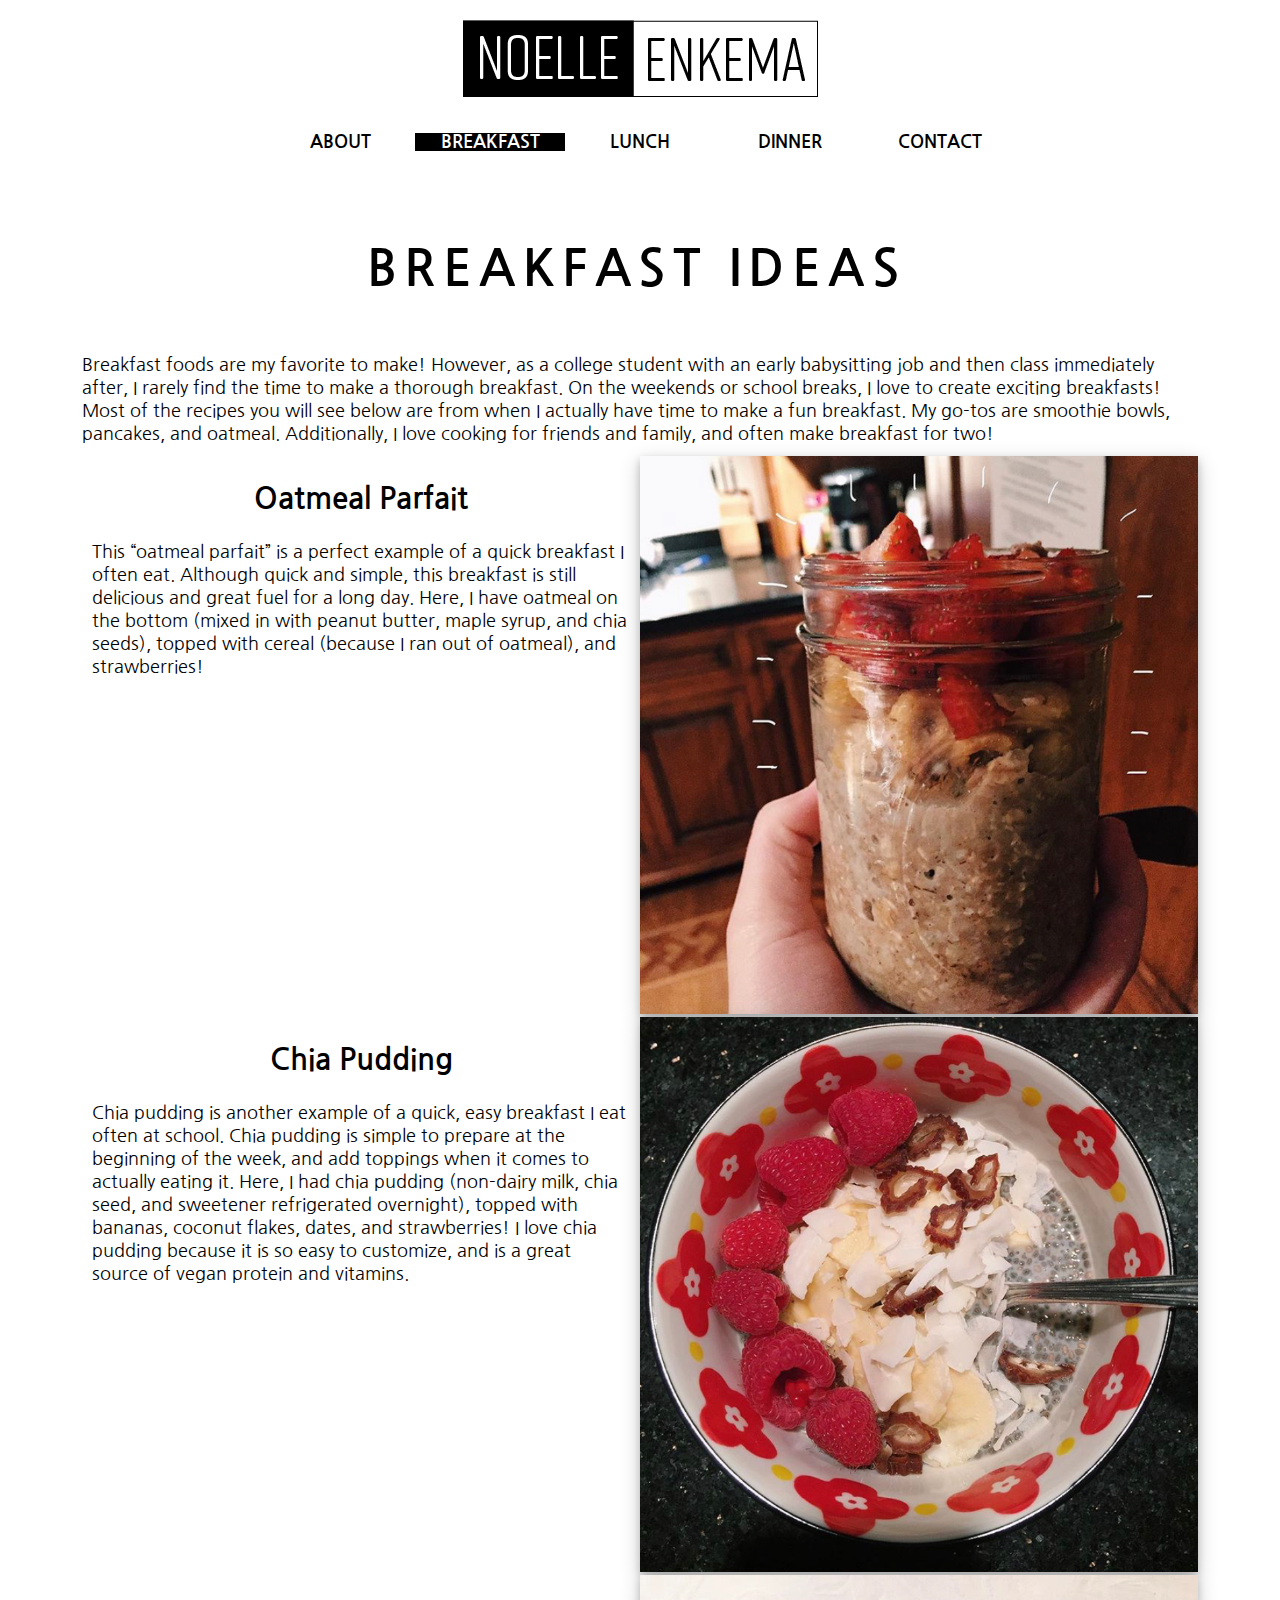
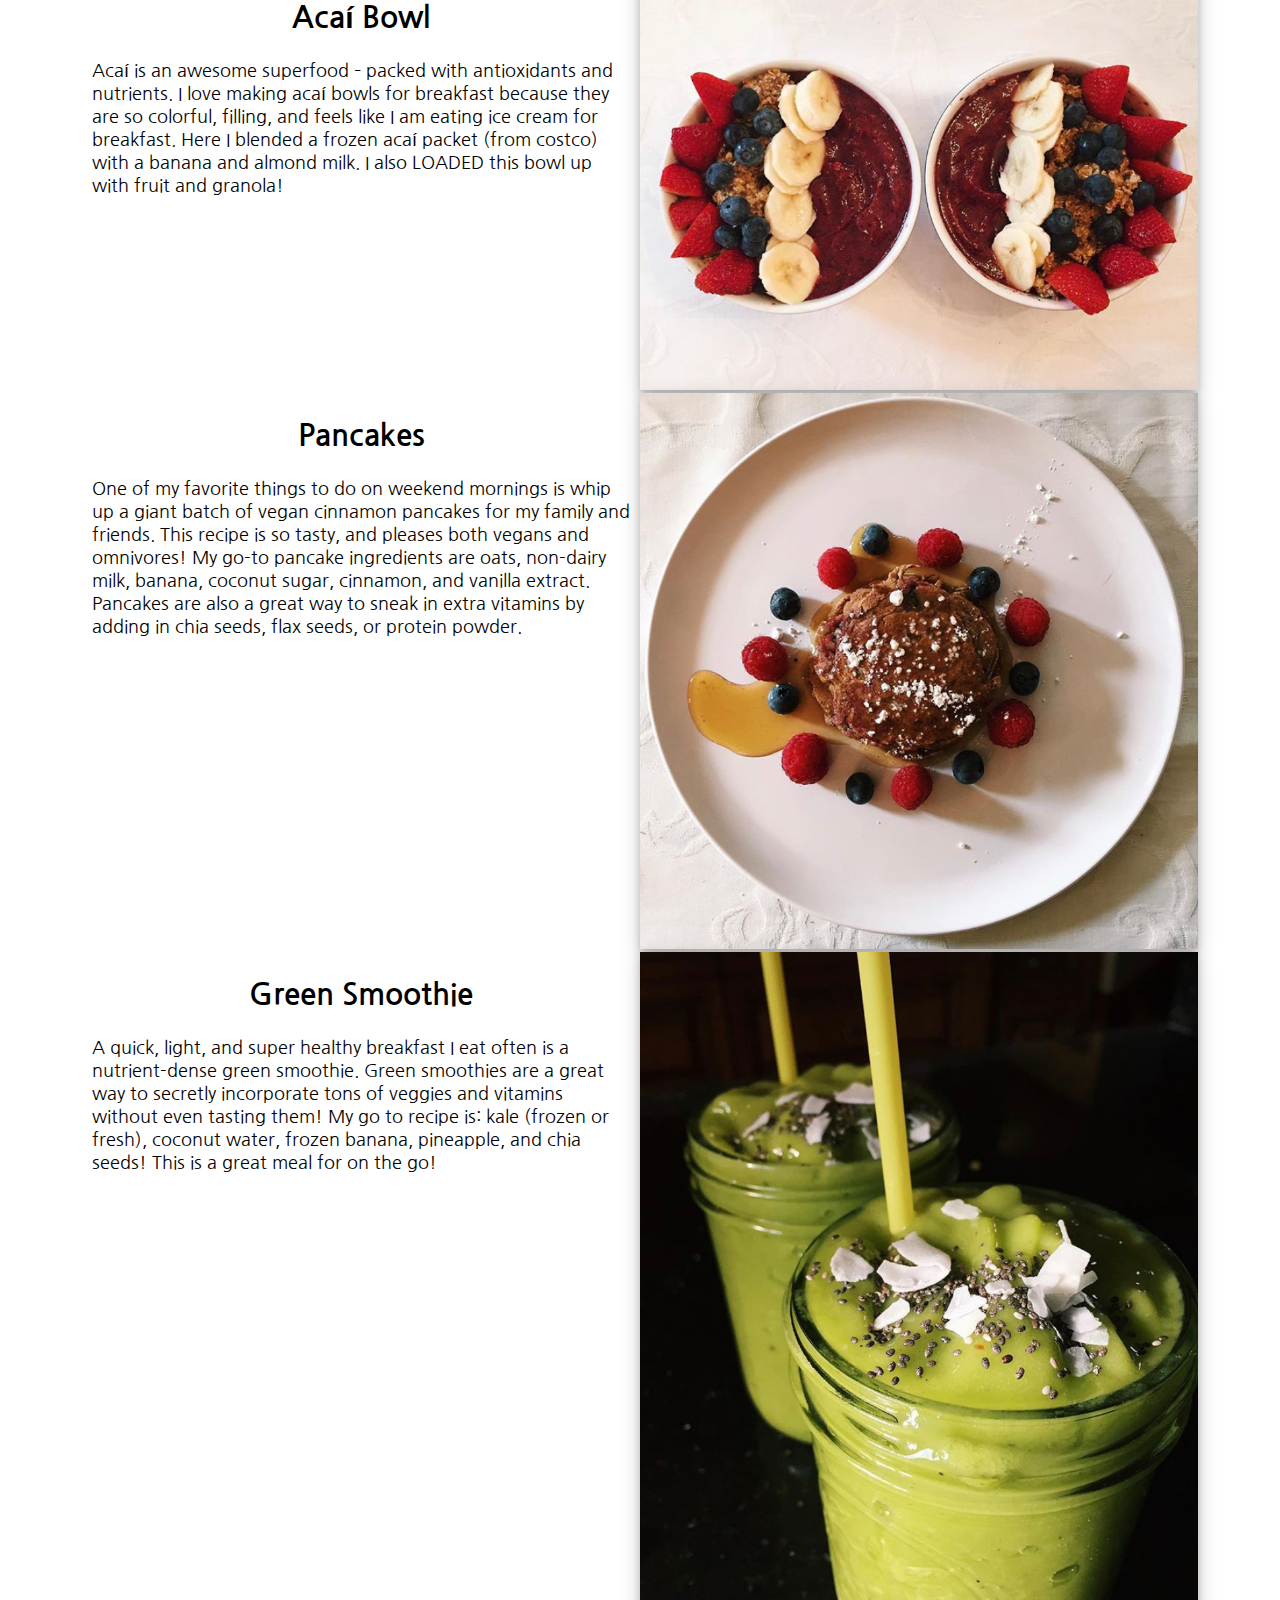
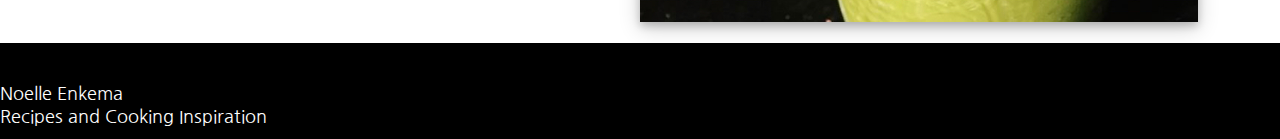
<file: breakfast.html>
<!DOCTYPE html>
<html lang="en" dir="ltr">
<!-- <html lang="en"> -->
  <head>
    <title> Noelle Cooking Breakfast Page</title>
    <meta charset="utf-8">
    <link rel="stylesheet" type="text/css" href="css/html5reset.css">
    <link rel="stylesheet" type="text/css" href="css/style.css">
    <link href="https://fonts.googleapis.com/css?family=Nanum+Gothic&display=swap" rel="stylesheet">
    <meta name="viewport" content="width=device-width, initial-scale=1">

  </head>
  <body>
  <main>
      <div class = "logo">
          <img src="noellelogo.jpg" alt="logo photo"/>
      </div>

      <div class="skip"><a href="#main">Skip to Main Content</a></div>
      <div class="nav">
          <nav>
            <ul>
                <li><a href="index.html">ABOUT</a></li>
                <li><a href="breakfast.html" class= "activePage">BREAKFAST</a></li>
                <li><a href="lunch.html">LUNCH</a></li>
                <li><a href="dinner.html">DINNER</a></li>
                <li><a href="contact.html">CONTACT</a></li>
            </ul>
          </nav>
       </div>
    <div class="nav">
    </div> <!-- closes "nav"-->
    <div id="container">
    <header id="main">
      <div class = "container3" >
      <h1>BREAKFAST IDEAS</h1>
      </div>
      <p>Breakfast foods are my favorite to make! However, as a college student with an early babysitting job and then class immediately after, I rarely find the time to make a thorough breakfast. On the weekends or school breaks, I love to create exciting breakfasts! Most of the recipes you will see below are from when I actually have time to make a fun breakfast. My go-tos are smoothie bowls, pancakes, and oatmeal. Additionally, I love cooking for friends and family, and often make breakfast for two!</p>
    </header>
    <!-- <div class="about-image">
      <img src="images/about.jpg" alt="decorative"/> -->
  
    <div class="breakfast-set-up">
      <!-- this is set up so the recipe is on the left and the pic on the right -->
      <div class="breakfast-text">
        <a name="oatmeal-parfait"></a>
        <h2>Oatmeal Parfait</h2>
        <p>This “oatmeal parfait” is a perfect example of a quick breakfast I often eat. Although quick and simple, this breakfast is still delicious and great fuel for a long day. Here, I have oatmeal on the bottom (mixed in with peanut butter, maple syrup, and chia seeds), topped with cereal (because I ran out of oatmeal), and strawberries!</p>
      </div>
      <div class="oatmeal-image">
          <img src="images/oatmeal.jpg" alt="oatmeal photo"/>
      </div> <!-- closes oatmeal -image--> 
    </div> <!-- closes breakfast set up-->

    <div class="breakfast-set-up">
        <!-- this is set up so the recipe is on the left and the pic on the right -->
        <!-- <div class="breakfast-text">
          <a name="chia-pudding"></a>
          <h2>Chia Pudding</h2>
          <p>Chia pudding is another example of a quick, easy breakfast I eat often at school. Chia pudding is simple to prepare at the beginning of the week, and add toppings when it comes to actually eating it. Here, I had chia pudding (non-dairy milk, chia seed, and sweetener refrigerated overnight), topped with bananas, coconut flakes, dates, and strawberries! I love chia pudding because it is so easy to customize, and is a great source of vegan protein and vitamins.</p>
        </div> -->
        <div class="breakfast-text">
            <a name="chia-pudding"></a>
            <h2>Chia Pudding</h2>
            <p>Chia pudding is another example of a quick, easy breakfast I eat often at school. Chia pudding is simple to prepare at the beginning of the week, and add toppings when it comes to actually eating it. Here, I had chia pudding (non-dairy milk, chia seed, and sweetener refrigerated overnight), topped with bananas, coconut flakes, dates, and strawberries! I love chia pudding because it is so easy to customize, and is a great source of vegan protein and vitamins.</p>
          </div>
        <div class="chia-image"> 
          <img src="images/chiapudding.jpg" alt="chia pudding photo" />
        </div> <!-- closes chia-image-->
      </div> <!-- closes breakfast set up-->
    
      <div class="breakfast-set-up">
          <!-- this is set up so the recipe is on the left and the pic on the right -->
          <div class="breakfast-text">
            <a name="acai-bowl"></a>
            <h2>Acaí Bowl</h2>
            <p>Acaí is an awesome superfood – packed with antioxidants and nutrients. I love making acaí bowls for breakfast because they are so colorful, filling, and feels like I am eating ice cream for breakfast. Here I blended a frozen acaí packet (from costco) with a banana and almond milk. I also LOADED this bowl up with fruit and granola!</p>
          </div>
          <div class="acai-image">
            <img src="images/acai.jpg" alt="acai bowl photo" />
          </div> <!-- closes acai-image-->
      </div> <!-- closes breakfast set up-->

      <div class="breakfast-set-up">
          <!-- this is set up so the recipe is on the left and the pic on the right -->
          <div class="breakfast-text">
            <a name="pancakes"></a>
            <h2>Pancakes</h2>
            <p>One of my favorite things to do on weekend mornings is whip up a giant batch of vegan cinnamon pancakes for my family and friends. This recipe is so tasty, and pleases both vegans and omnivores! My go-to pancake ingredients are oats, non-dairy milk, banana, coconut sugar, cinnamon, and vanilla extract. Pancakes are also a great way to sneak in extra vitamins by adding in chia seeds, flax seeds, or protein powder.</p>
          </div>
          <div class="pancake-image">
            <img src="images/pancakes.jpg" alt="pancake photo" />
          </div> <!-- closes pancake-image-->
      </div> <!-- closes breakfast set up-->

      <div class="breakfast-set-up">
          <!-- this is set up so the recipe is on the left and the pic on the right -->
          <div class="breakfast-text">
            <a name="green-smoothie"></a>
            <h2>Green Smoothie</h2>
            <p>A quick, light, and super healthy breakfast I eat often is a nutrient-dense green smoothie. Green smoothies are a great way to secretly incorporate tons of veggies and vitamins without even tasting them! My go to recipe is: kale (frozen or fresh), coconut water, frozen banana, pineapple, and chia seeds! This is a great meal for on the go!</p>
          </div>
          <div class="green-smoothie-image">
            <img src="images/greensmoothie.jpg" alt="green smoothie photo"/>
          </div> <!-- closes green-smoothie-image-->
      </div> <!-- closes breakfast set up-->


    </div> <!-- closes container -->

    <footer>
        <p> Noelle Enkema <br/>
        Recipes and Cooking Inspiration</p>
    </footer>
    <script>
        window.dataLayer = window.dataLayer || [];
        function gtag(){dataLayer.push(arguments);}
        gtag('js', new Date());

        gtag('config', 'UA-151810529-1');
    </script>
  
  
  </main>
  </body>
</html>
<!-- </html> -->
</file>
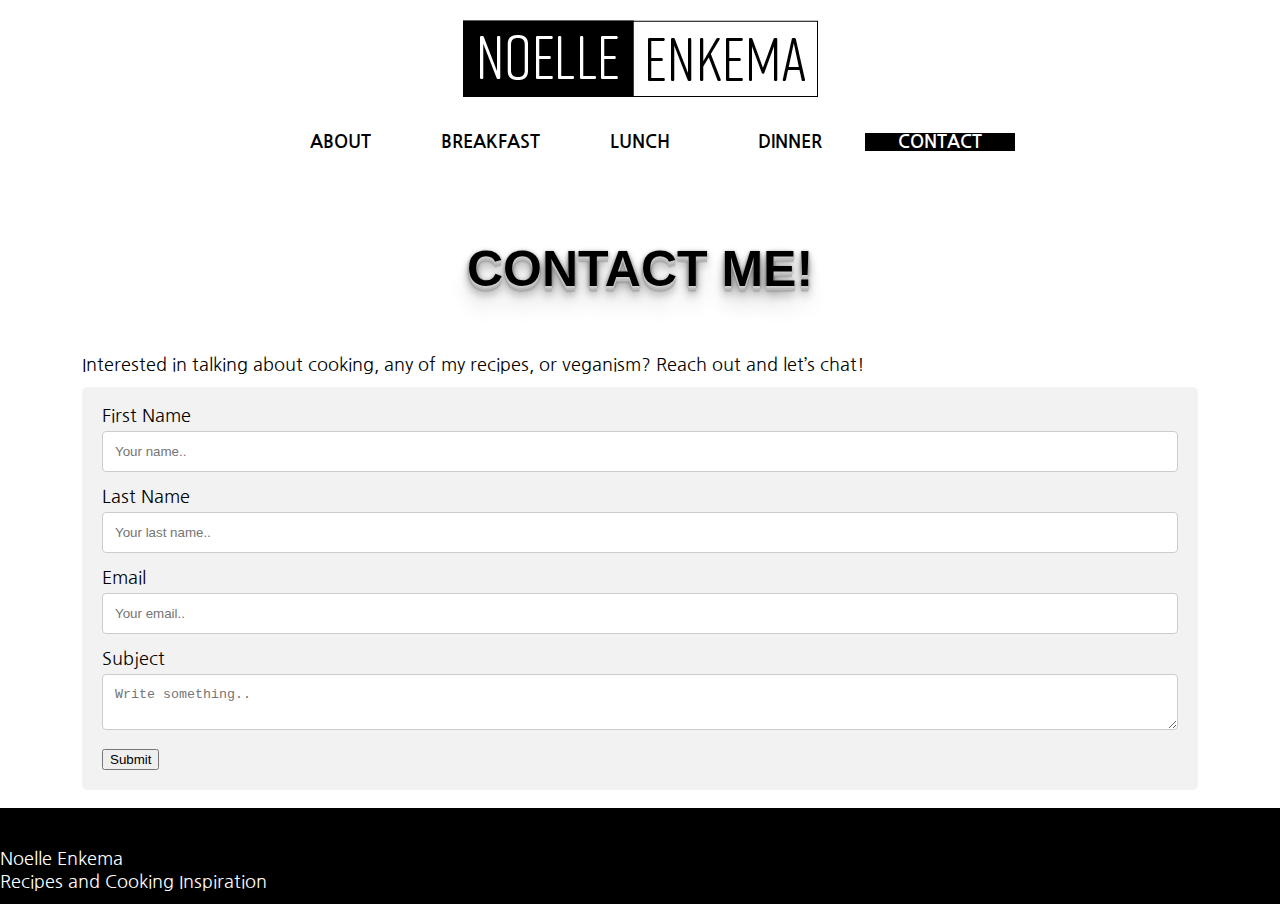
<file: contact.html>
<!DOCTYPE html>
<html lang="en" dir="ltr">
  <head>
    <title> Noelle Cooking Contact Page</title>
    <meta charset="utf-8">
    <link rel="stylesheet" type="text/css" href="css/html5reset.css">
    <!-- <link rel="stylesheet" type="text/css" href="css/breakfaststyle.css"> -->
    <link rel="stylesheet" type="text/css" href="css/style.css">
    <link href="https://fonts.googleapis.com/css?family=Nanum+Gothic&display=swap" rel="stylesheet">
    <!-- <link href="https://fonts.googleapis.com/css?family=News+Cycle&display=swap" rel="stylesheet"> -->
    <meta name="viewport" content="width=device-width, initial-scale=1">
  </head>
  <body>
  <main>
      <div class = "logo">
          <img src="noellelogo.jpg" alt="logo photo"/>
      </div>
      <div class="skip"><a href="#main">Skip to Main Content</a></div>
      <div class="nav">
          <nav>
            <ul>
                <li><a href="index.html">ABOUT</a></li>
                <li><a href="breakfast.html">BREAKFAST</a></li>
                <li><a href="lunch.html">LUNCH</a></li>
                <li><a href="dinner.html">DINNER</a></li>
                <li><a href="contact.html" class= "activePage">CONTACT</a></li>
            </ul>
          </nav>
       </div>
    <!-- <div class="skip"><a href="#main">Skip to Main Content</a></div> -->
    <div class="nav">
    </div> <!-- closes "nav"-->
    <div id="container">
    <header id="main"> 
      <!-- <div class="hit-the-floor">404</div> -->
      <div class="parallaxtwo">
      <div class="hit-the-floor">
      <h1>CONTACT ME!</h1>
      </div>
      </div>
      <p>Interested in talking about cooking, any of my recipes, or veganism? Reach out and let’s​ ​chat!</p>
    </header>
    <div class="form">
      <form action="https://formspree.io/mqkkkvjn" method="POST">
      
        <label for="fname">First Name</label>
        <input type="text" id="fname" name="firstname" placeholder="Your name..">

        <label for="lname">Last Name</label>
        <input type="text" id="lname" name="lastname" placeholder="Your last name..">

        <label for="email">Email</label>
        <input type="text" id="email" name="email" placeholder="Your email..">
       
        <label for="subject">Subject</label>
        <textarea id="subject" name="subject" placeholder="Write something.."></textarea>

        <input type="submit" value="Submit">
    
        </form>
        </div>
        </div> 

    <footer>
        <p> Noelle Enkema <br/>
            Recipes and Cooking Inspiration</p>
    </footer>
    <script>
        window.dataLayer = window.dataLayer || [];
        function gtag(){dataLayer.push(arguments);}
        gtag('js', new Date());

        gtag('config', 'UA-151810529-1');
    </script>
  
  </main>
  </body>
</html>
</file>
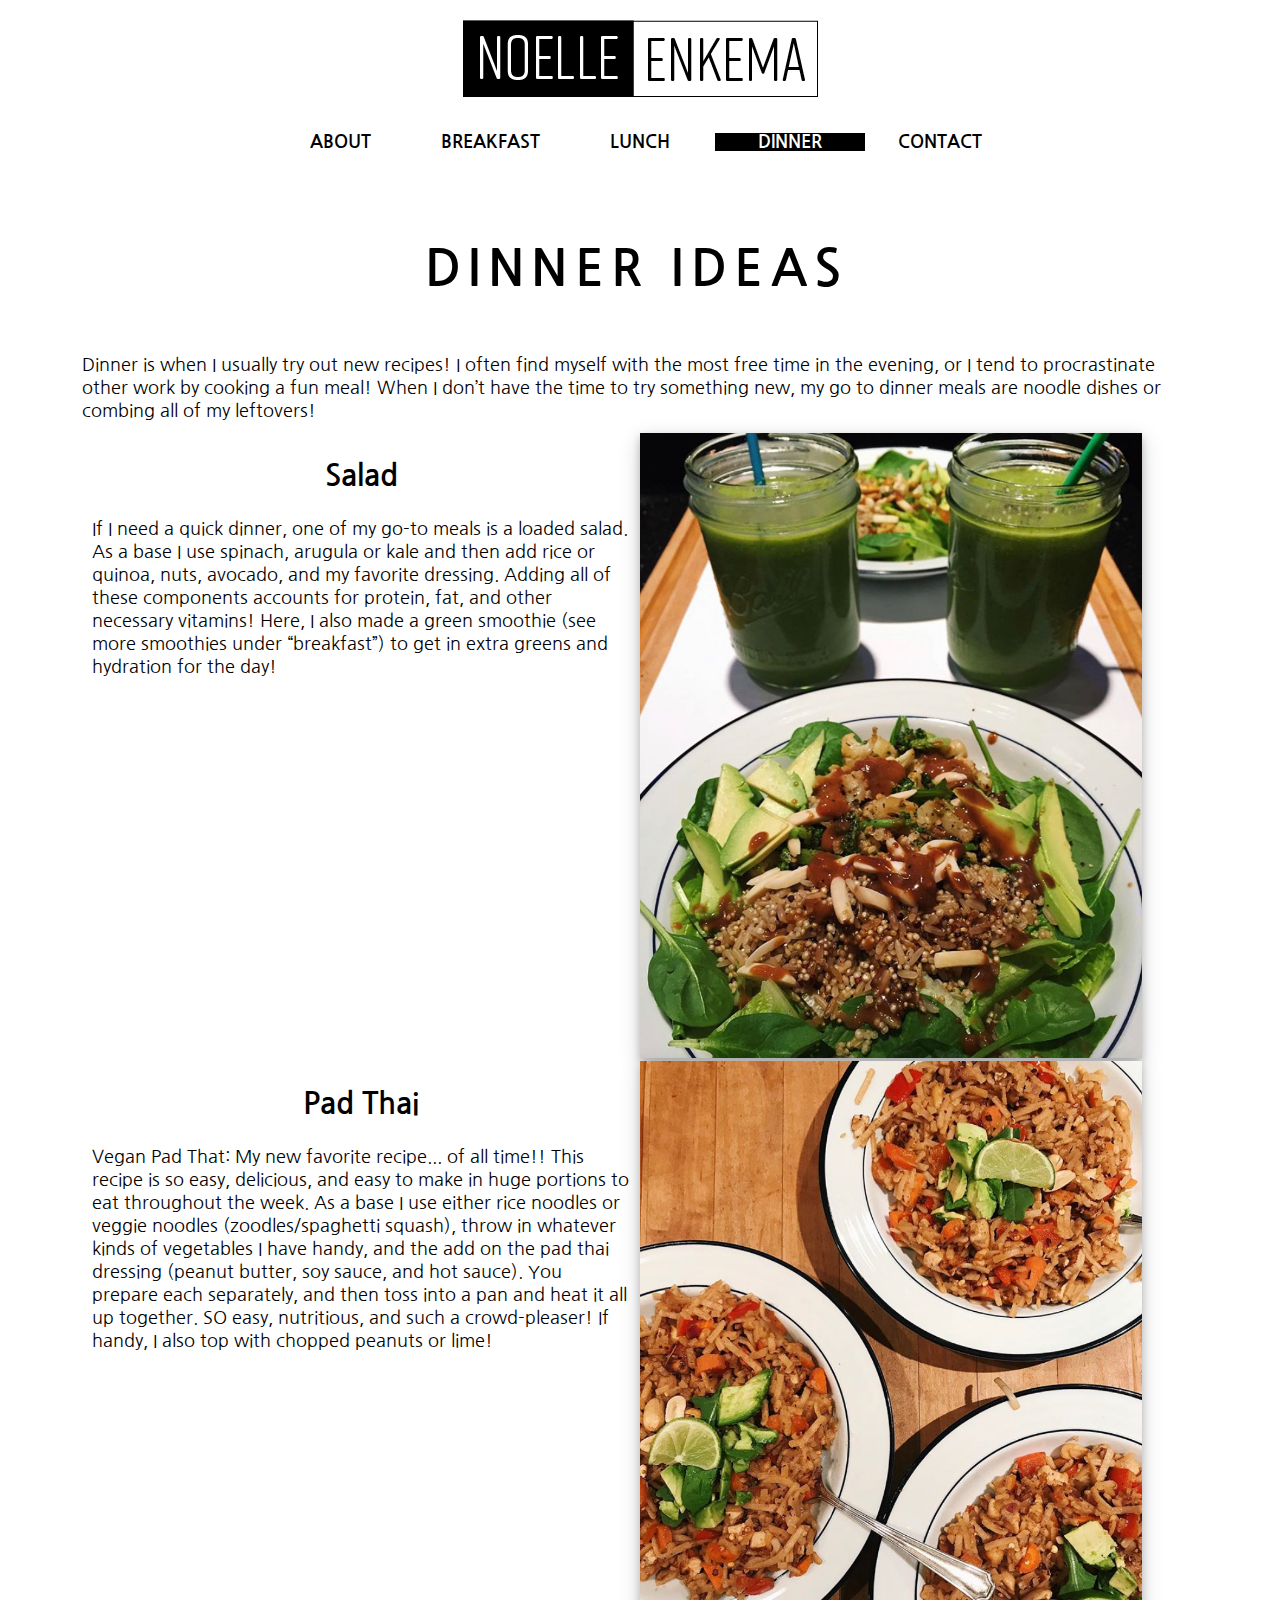
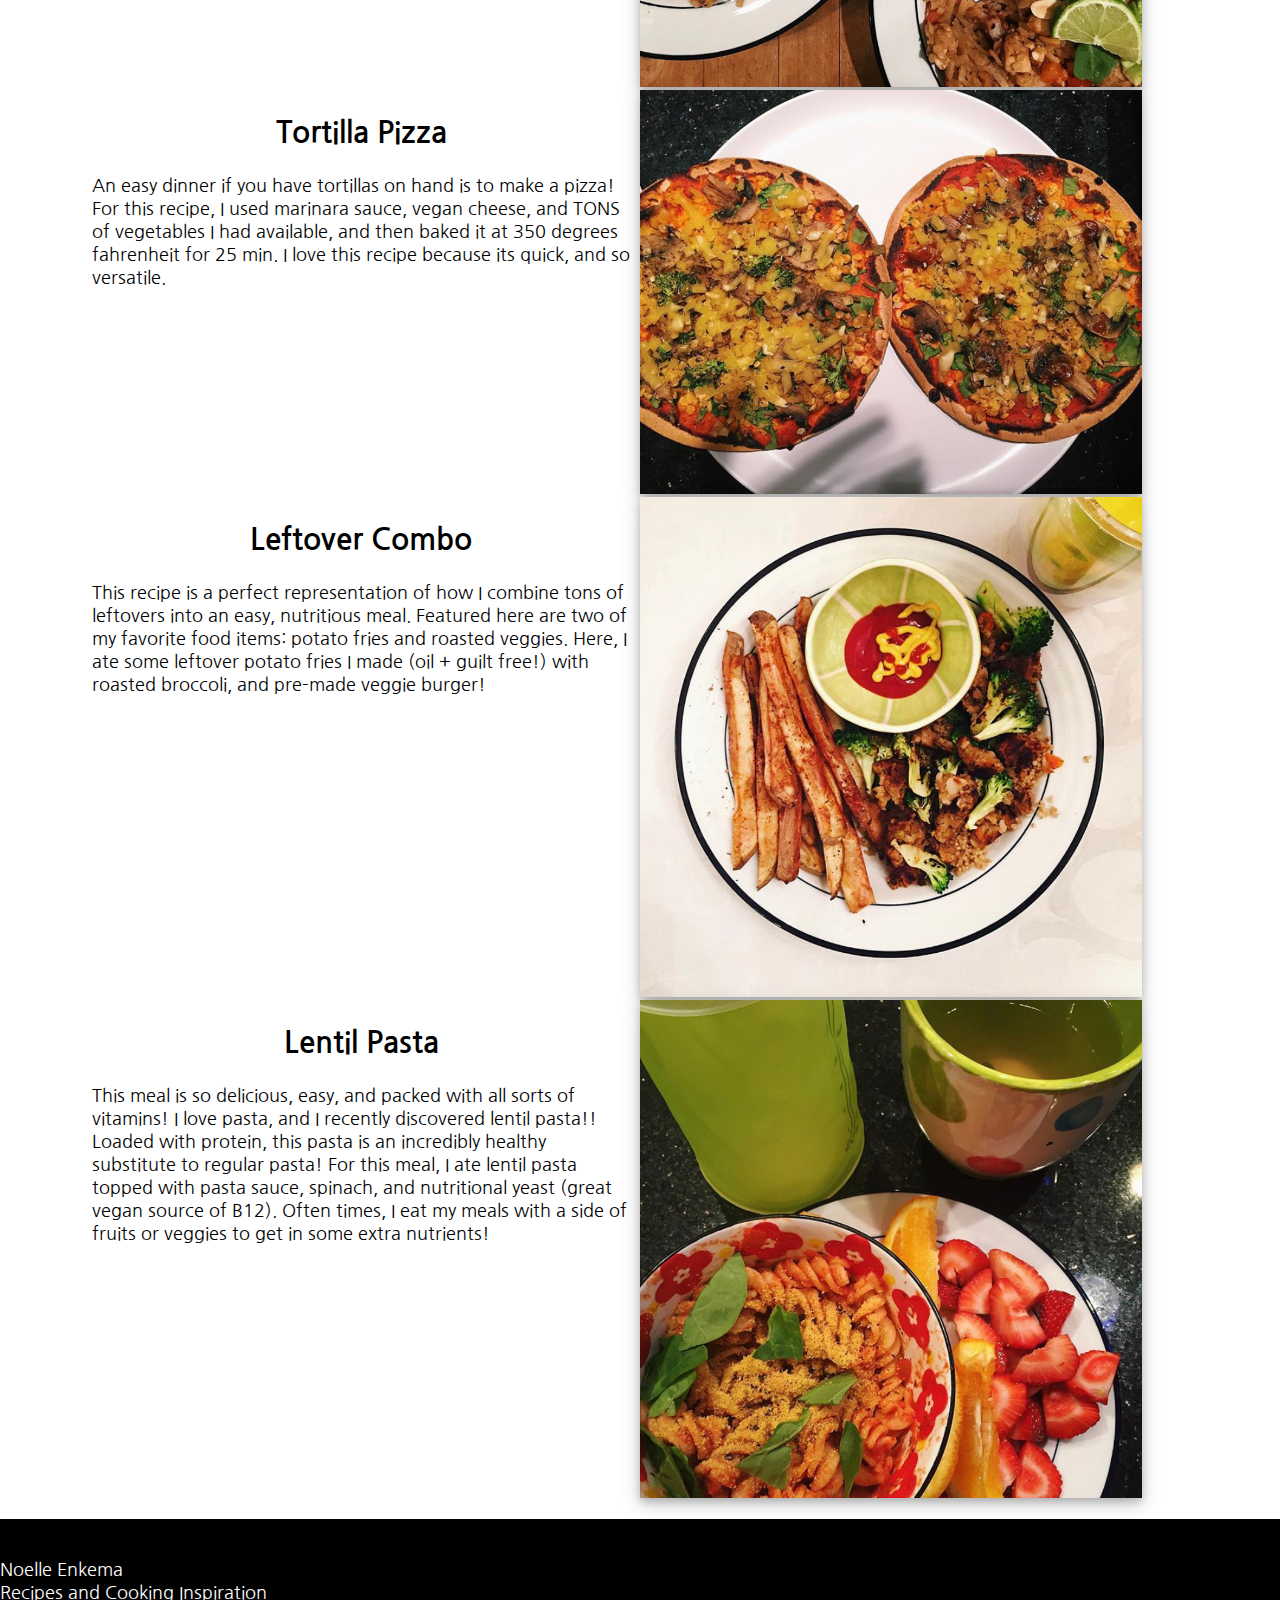
<file: dinner.html>
<!DOCTYPE html>
<html lang="en" dir="ltr">
  <head> <!--start head tag!-->
    <title> Noelle Cooking Dinner Page</title>
    <meta charset="utf-8">
    <link rel="stylesheet" type="text/css" href="css/html5reset.css">
    <!-- <link rel="stylesheet" type="text/css" href="css/breakfaststyle.css"> -->
    <link rel="stylesheet" type="text/css" href="css/style.css">
    <link href="https://fonts.googleapis.com/css?family=Nanum+Gothic&display=swap" rel="stylesheet">
    <meta name="viewport" content="width=device-width, initial-scale=1">
  </head> <!--close head tag!-->
  <body>
  <main>
    <div class = "logo">
        <img src="noellelogo.jpg" alt="logo photo"/>
    </div>
    <div class="skip"><a href="#main">Skip to Main Content</a></div>
      <div class="nav">
          <nav>
            <ul>
                <li><a href="index.html">ABOUT</a></li>
                <li><a href="breakfast.html">BREAKFAST</a></li>
                <li><a href="lunch.html">LUNCH</a></li>
                <li><a href="dinner.html" class= "activePage">DINNER</a></li>
                <li><a href="contact.html">CONTACT</a></li>
            </ul>
          </nav>
       </div>
  
    <div class="nav">
    </div> <!-- closes "nav"-->
    <div id="container">
    <header id="main"> 
      <div class="container5">
      <h1>DINNER IDEAS</h1>
      </div>
      <p>Dinner is when I usually try out new recipes! I often find myself with the most free time in the evening, or I tend to procrastinate other work by cooking a fun meal! When I don’t have the time to try something new, my go to dinner meals are noodle dishes or combing all of my leftovers!
        </p>
    </header>
    <!-- <div class="about-image">
      <img src="images/about.jpg" alt="decorative"/> -->
  
    <div class="dinner-set-up">
      <!-- this is set up so the recipe is on the left and the pic on the right -->
      <div class="dinner-text">
        <a name="salad"></a>
        <h2>Salad</h2>
        <p>If I need a quick dinner, one of my go-to meals is a loaded salad. As a base I use spinach, arugula or kale and then add rice or quinoa, nuts, avocado, and my favorite dressing. Adding all of these components accounts for protein, fat, and other necessary vitamins! Here, I also made a green smoothie (see more smoothies under “breakfast”) to get in extra greens and hydration for the day!</p>
      </div>
      <div class="salad-image">
          <img src="images/salad.jpg" alt="salad photo"/>
      </div> <!-- closes salad -image--> 
    </div> <!-- closes dinner set up-->

    <div class="dinner-set-up">
        <!-- this is set up so the recipe is on the left and the pic on the right -->
        <div class="dinner-text">
          <a name="pad-thai"></a>
          <h2>Pad Thai</h2>
          <p>Vegan Pad That: My new favorite recipe... of all time!! This recipe is so easy, delicious, and easy to make in huge portions to eat throughout the week. As a base I use either rice noodles or veggie noodles (zoodles/spaghetti squash), throw in whatever kinds of vegetables I have handy, and the add on the pad thai dressing (peanut butter, soy sauce, and hot sauce). You prepare each separately, and then toss into a pan and heat it all up together. SO easy, nutritious, and such a crowd-pleaser! If handy, I also top with chopped peanuts or lime!</p>
        </div>
        <div class="pad-thai-image">
          <img src="images/padthai.jpg" alt="pad thai photo" />
        </div> <!-- closes pad thai image-->
      </div> <!-- closes dinner set up-->

      <div class="dinner-set-up">
          <!-- this is set up so the recipe is on the left and the pic on the right -->
          <div class="dinner-text">
            <a name="tortilla-pizza"></a>
            <h2>Tortilla Pizza</h2>
            <p>An easy dinner if you have tortillas on hand is to make a pizza! For this recipe, I used marinara sauce, vegan cheese, and TONS of vegetables I had available, and then baked it at 350 degrees fahrenheit for 25 min. I love this recipe because its quick, and so versatile.</p>
          </div>
          <div class="tortilla-pizza-image">
            <img src="images/pizza.jpg" alt="tortilla pizza photo" />
          </div> <!-- closes tortilla-pizza-image-->
      </div> <!-- closes dinner set up-->

      <div class="dinner-set-up">
          <!-- this is set up so the recipe is on the left and the pic on the right -->
          <div class="dinner-text">
            <a name="leftover-combo"></a>
            <h2>Leftover Combo</h2>
            <p>This recipe is a perfect representation of how I combine tons of leftovers into an easy, nutritious meal. Featured here are two of my favorite food items: potato fries and roasted veggies. Here, I ate some leftover potato fries I made (oil + guilt free!) with roasted broccoli, and pre-made veggie burger!</p>
          </div>
          <div class="leftover-combo-image">
            <img src="images/leftovers.jpg" alt="leftover combo photo"/>
          </div> <!-- closes green-smoothie-image-->
      </div> <!-- closes breakfast set up-->

      <div class="dinner-set-up">
        <!-- this is set up so the recipe is on the left and the pic on the right -->
        <div class="dinner-text">
          <a name="lentil-pasta"></a>
          <h2>Lentil Pasta</h2>
          <p>This meal is so delicious, easy, and packed with all sorts of vitamins! I love pasta, and I recently discovered lentil pasta!! Loaded with protein, this pasta is an incredibly healthy substitute to regular pasta! For this meal, I ate lentil pasta topped with pasta sauce, spinach, and nutritional yeast (great vegan source of B12). Often times, I eat my meals with a side of fruits or veggies to get in some extra nutrients!</p>
        </div>
        <div class="lentil-pasta-image">
          <img src="images/pasta.jpg" alt="lentil pasta" />
        </div> <!-- closes acai-image-->
    </div> <!-- closes breakfast set up-->


    </div> <!-- closes container -->
    
    <footer>
        <p> Noelle Enkema <br/>
        Recipes and Cooking Inspiration</p>
    </footer>
    <script>
        window.dataLayer = window.dataLayer || [];
        function gtag(){dataLayer.push(arguments);}
        gtag('js', new Date());

        gtag('config', 'UA-151810529-1');
    </script>
  
  </main>
  </body>
</html>
</file>
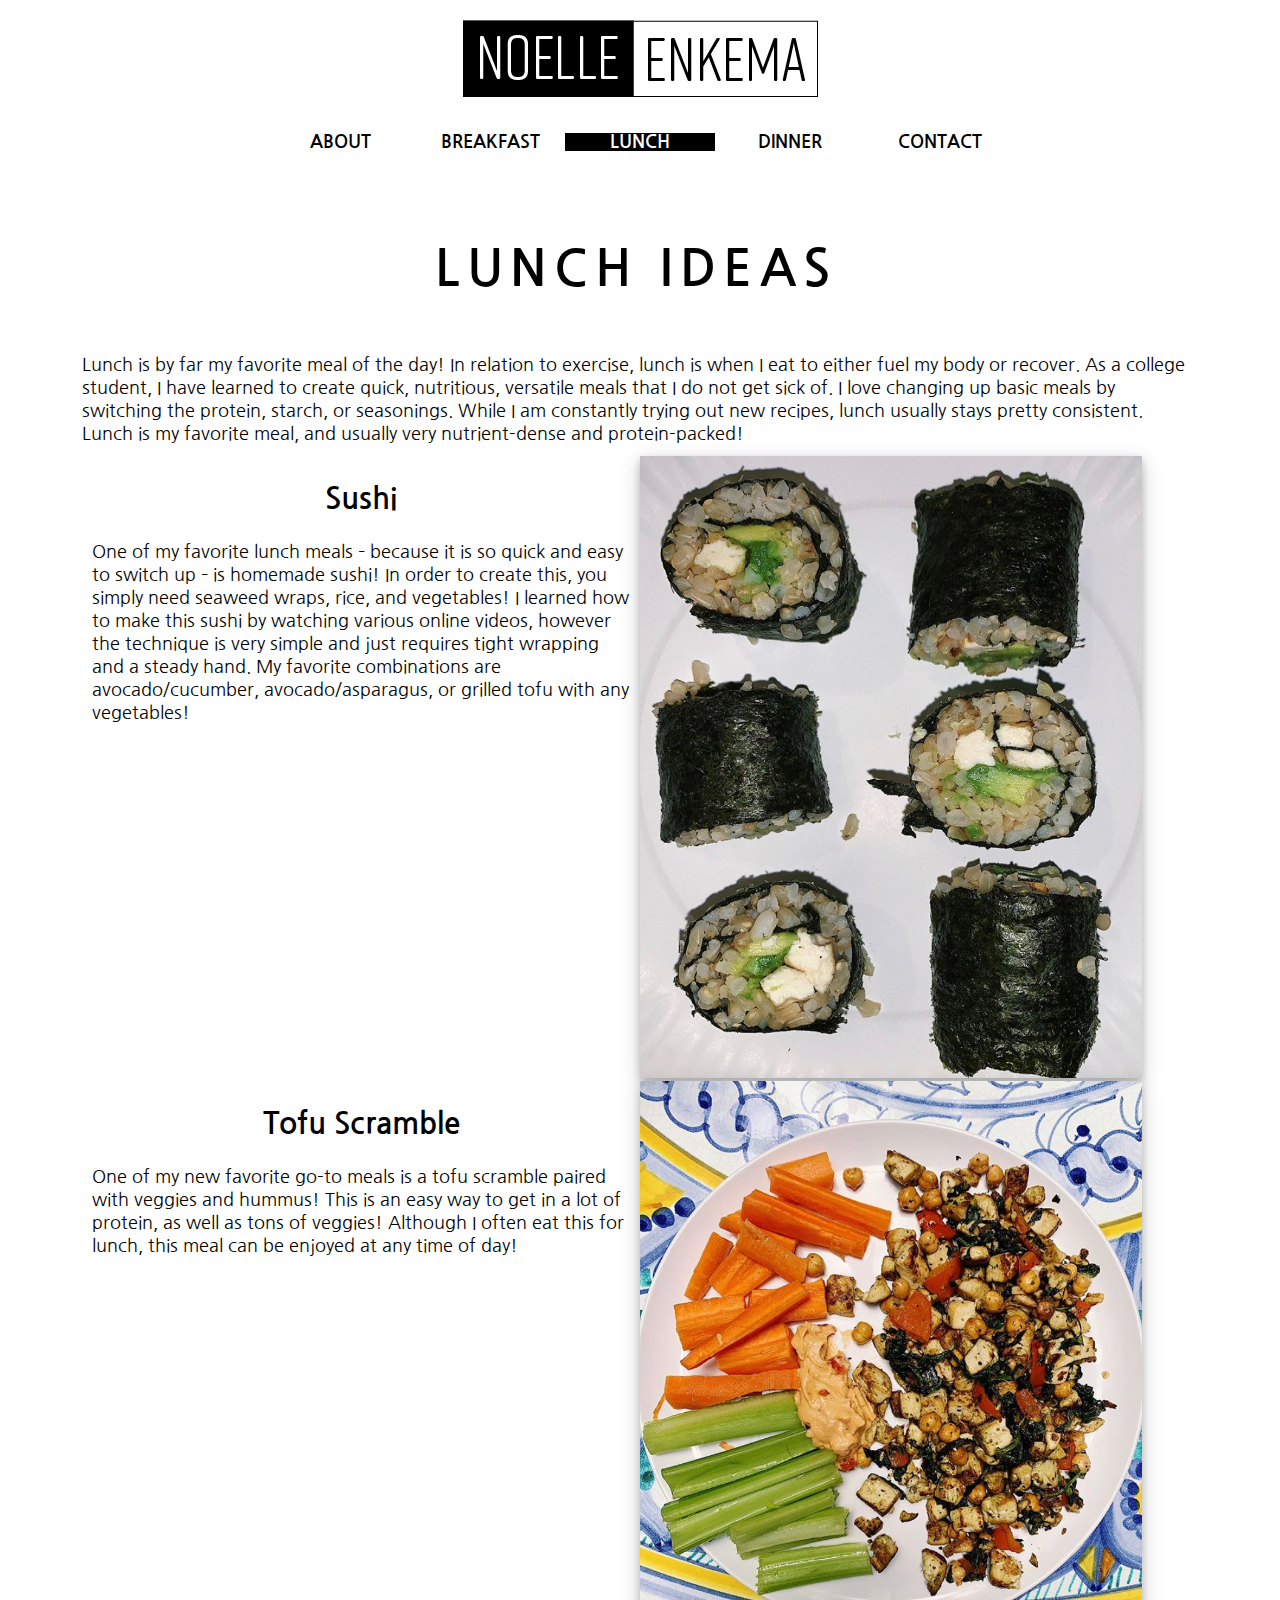
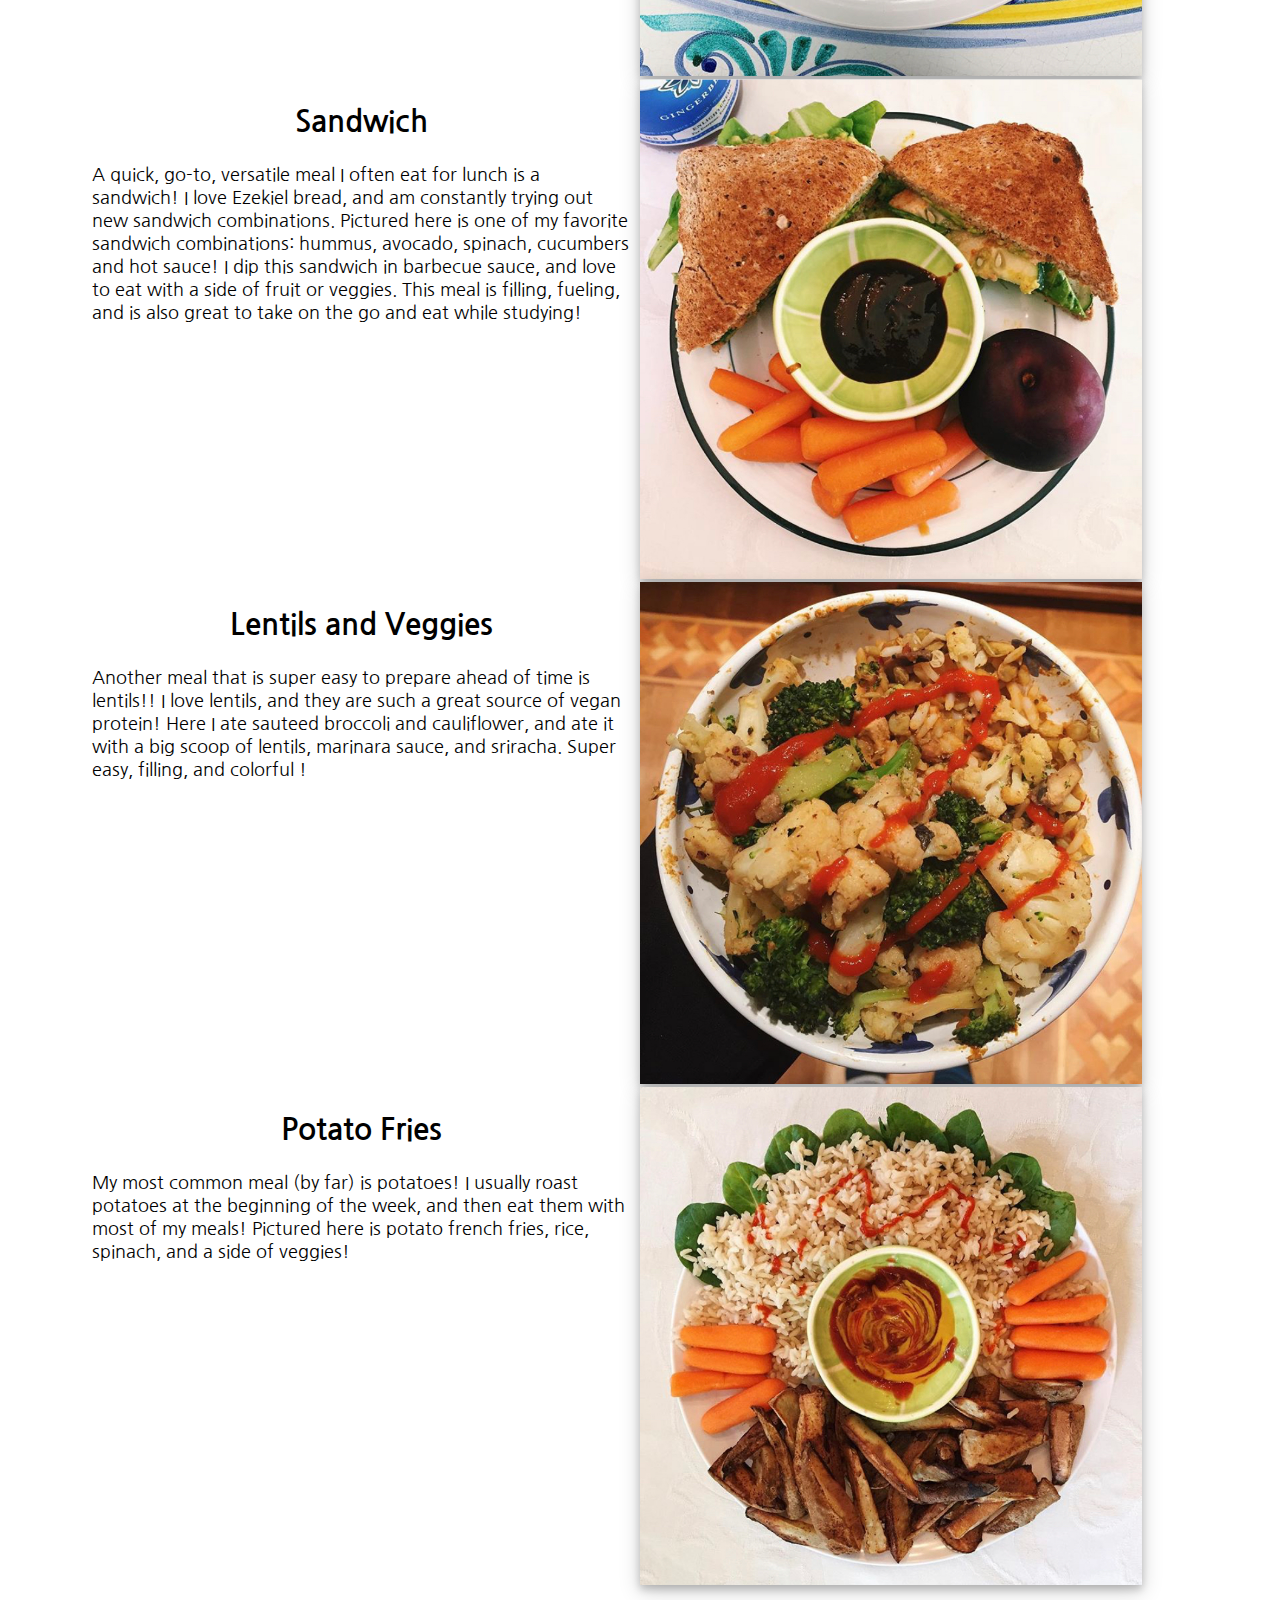
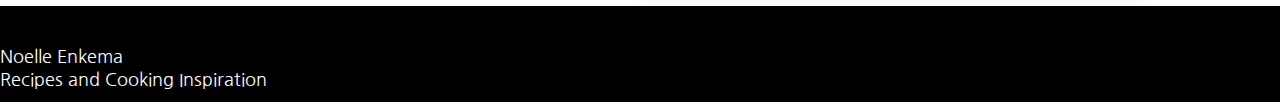
<file: lunch.html>
<!DOCTYPE html>
<html lang="en" dir="ltr">
  <head>
    <title> Noelle Cooking Lunch Page</title>
    <meta charset="utf-8">
    <link rel="stylesheet" type="text/css" href="css/html5reset.css">
    <!-- <link rel="stylesheet" type="text/css" href="css/breakfaststyle.css"> -->
    <link rel="stylesheet" type="text/css" href="css/style.css">
    <link href="https://fonts.googleapis.com/css?family=Nanum+Gothic&display=swap" rel="stylesheet">
    <!-- <link href="https://fonts.googleapis.com/css?family=News+Cycle&display=swap" rel="stylesheet"> -->
    <meta name="viewport" content="width=device-width, initial-scale=1">
  </head>
  <body>
  <main>
      <div class = "logo">
          <img src="noellelogo.jpg" alt="logo photo"/>
      </div>

      <div class="skip"><a href="#main">Skip to Main Content</a></div>
      <div class="nav">
          <nav>
            <ul>
                <li><a href="index.html">ABOUT</a></li>
                <li><a href="breakfast.html">BREAKFAST</a></li>
                <li><a href="lunch.html" class= "activePage">LUNCH</a></li>
                <li><a href="dinner.html">DINNER</a></li>
                <li><a href="contact.html">CONTACT</a></li>
            </ul>
          </nav>
       </div>
    <!-- <div class="skip"><a href="#main">Skip to Main Content</a></div> -->
    <div class="nav">
    </div> <!-- closes "nav"-->
    <div id="container">
    <header id="main"> 
      <div class='containter4'>
      <h1>LUNCH IDEAS</h1>
      </div>
      <p>Lunch is by far my favorite meal of the day! In relation to exercise, lunch is when I eat to either fuel my body or recover. As a college student, I have learned to create quick, nutritious, versatile meals that I do not get sick of. I love changing up basic meals by switching the protein, starch, or seasonings. While I am constantly trying out new recipes, lunch usually stays pretty consistent. Lunch is my favorite meal, and usually very nutrient-dense and protein-packed!</p>
    </header>
  
    <div class="lunch-set-up">
      <!-- this is set up so the recipe is on the left and the pic on the right -->
      <div class="lunch-text">
        <a name="sushi"></a>
        <h2>Sushi</h2>
        <p>One of my favorite lunch meals – because it is so quick and easy to switch up – is homemade sushi! In order to create this, you simply need seaweed wraps, rice, and vegetables! I learned how to make this sushi by watching various online videos, however the technique is very simple and just requires tight wrapping and a steady hand. My favorite combinations are avocado/cucumber, avocado/asparagus, or grilled tofu with any vegetables!</p>
      </div>
      <div class="sushi-image">
          <img src="images/sushi.jpg" alt="sushi photo"/>
      </div> <!-- closes salad -image--> 
    </div> <!-- closes dinner set up-->

    <div class="lunch-set-up">
        <!-- this is set up so the recipe is on the left and the pic on the right -->
        <div class="lunch-text">
          <a name="tofu-scramble"></a>
          <h2>Tofu Scramble</h2>
          <p>One of my new favorite go-to meals is a tofu scramble paired with veggies and hummus! This is an easy way to get in a lot of protein, as well as tons of veggies! Although I often eat this for lunch, this meal can be enjoyed at any time of day!</p>
        </div>
        <div class="tofu-scramble-image">
          <img src="images/scramble.jpg" alt="tofu scramble photo" />
        </div> <!-- closes pad thai image-->
      </div> <!-- closes dinner set up-->

      <div class="lunch-set-up">
          <!-- this is set up so the recipe is on the left and the pic on the right -->
          <div class="lunch-text">
            <a name="sandwich"></a>
            <h2>Sandwich</h2>
            <p>A quick, go-to, versatile meal I often eat for lunch is a sandwich! I love Ezekiel bread, and am constantly trying out new sandwich combinations. Pictured here is one of my favorite sandwich combinations: hummus, avocado, spinach, cucumbers and hot sauce! I dip this sandwich in barbecue sauce, and love to eat with a side of fruit or veggies. This meal is filling, fueling, and is also great to take on the go and eat while studying!</p>
          </div>
          <div class="sandwich-image">
            <img src="images/sandwich.jpg" alt="sandwich photo" />
          </div> <!-- closes tortilla-pizza-image-->
      </div> <!-- closes dinner set up-->

      <div class="lunch-set-up">
          <!-- this is set up so the recipe is on the left and the pic on the right -->
          <div class="lunch-text">
            <a name="lentils-and-veggies"></a>
            <h2>Lentils and Veggies</h2>
            <p>Another meal that is super easy to prepare ahead of time is lentils!! I love lentils, and they are such a great source of vegan protein! Here I ate sauteed broccoli and cauliflower, and ate it with a big scoop of lentils, marinara sauce, and sriracha. Super easy, filling, and colorful !
            </p>
          </div>
          <div class="lentils-and-veggies-image">
            <img src="images/lentils.jpg" alt="lentils and veggies photo"/>
          </div> <!-- closes green-smoothie-image-->
      </div> <!-- closes breakfast set up-->

      <div class="lunch-set-up">
        <!-- this is set up so the recipe is on the left and the pic on the right -->
        <div class="lunch-text">
          <a name="potato-fries"></a>
          <h2>Potato Fries</h2>
          <p>My most common meal (by far) is potatoes! I usually roast potatoes at the beginning of the week, and then eat them with most of my meals! Pictured here is potato french fries, rice, spinach, and a side of veggies!</p>
        </div>
        <div class="potato-fries-image">
          <img src="images/fries.jpg" alt="potato fries photo" />
        </div> <!-- closes acai-image-->
    </div> <!-- closes breakfast set up-->


    </div> <!-- closes container -->

    <footer>
        <p> Noelle Enkema <br/>
        Recipes and Cooking Inspiration</p>
    </footer>
    <script>
      window.dataLayer = window.dataLayer || [];
      function gtag(){dataLayer.push(arguments);}
      gtag('js', new Date());

      gtag('config', 'UA-151810529-1');
    </script>
 
  
  </main>
  </body>
</html>
</file>
<file: css/style.css>
html{
  scroll-behavior: smooth;
  height: 100%;
}

/* ul:active{
  text-decoration: underline; 
} */

a.activePage{ 
  /* text-decoration: underline;  */
  background-color: black;
  color: white; 
}

body{
background-color: white;
font-size: 18px;
margin: 0 auto;
padding: 0;
/* font-family: 'News Cycle', sans-serif; */
/* font-family: 'Courier New', Courier, monospace; */
font-family: 'Nanum Gothic', sans-serif;
}

.logo {
  padding-top: 20px; 
  display:flex;
  justify-content: center;
  align-content: center;
  /* margin: auto 0;
  align-content: center; 
  padding-left: 20px; 
  max-width: 100%;
  height: auto; */
  /* max-width: 20%; 
  /* width: 40%; */
  /* width:20px;
  height:400px; */
}



.container5 h1, 
.containter4 h1, 
.container3 h1,
.container2 h1 {
  overflow: hidden; /* Ensures the content is not revealed until the animation */
  border-right: .15em solid black; /* The typwriter cursor */
  white-space: nowrap; /* Keeps the content on a single line */
  margin: 0 auto; /* Gives that scrolling effect as the typing happens */
  letter-spacing: .15em; /* Adjust as needed */
  animation: 
    typing 3.5s steps(40, end),
    blink-caret .75s step-end 5;
    border-right: .15em solid transparent; 
}

/* The typing effect */
@keyframes typing {
  from { width: 0 }
  to { width: 100% }
}

/* The typewriter cursor effect */
@keyframes blink-caret {
  from, to { border-color: transparent }
  50% { border-color: black; }

}






h1{
font-size: 50px;
color: black;
line-height: 1;
padding-bottom: 50px; 
text-align: center;
display: block;
/* padding: 20px;  */
}

#about-header{
  padding-top: 90px; 
}



h2{
font-size: 32px;
line-height: 1.5;
/* padding: 50px 0; */
text-align: left;
display: block;
/* padding: 20px;  */
}

.see-more-text {
  text-align: center; 
}

h2 {
  text-align: center; 
  font-size: 30px; 
  padding: 10px; 
}

p{
font-size: 18px;
line-height: initial;
/* padding: 50px 0; */
text-align: left;
display: block;
padding: 10px 0; 


}

/* nav ul{
list-style-type: none;
align-content: center; 
} */

nav li{
float:left; 

/* display: inline; 
padding-right: 20px;
align-content: center;  */
}

nav{
  display:flex;
  justify-content: center;
  /* margin: 50 auto;  */
  list-style:none;  
  align-content: center;
}

/* nav li:hover{
text-decoration: underline;
} */

nav a{
display:block; 
text-align: center;
width: 150px; 
text-decoration: none;
color: black;
font-weight: bold;
/* align-content: center;  */

}

nav a:hover{
text-decoration: underline;
}

.skip a{
background: white;
left: 0;
padding: 6px;
position: absolute;
top: -40px;
-webkit-transition: top 1s ease-out;
transition: top 1s ease-out;
z-index: 1;
}

a.skip{
top:auto;
}

.skip a:focus, .skip a:active{
border: 2px slid black;
left: auto;
top:auto;
height: auto;
overflow: auto;
margin: 40px;
padding: 6px;
z-index: 999;
}

*:focus{
border: 2px solid black;
}


footer{
background-color: black;
color: white;
grid-column: 1 / -1;  
grid-row: 7 / auto;   
padding-top: 30px;
/* position: fixed; */
/* grid-column: 1 / span 3;
grid-row: 7 / span 1; */
/* grid-column: 1 / span 3;
*/
}


#container{
display:block;
box-sizing: border-box;
padding: 1em;
}

.about-set-up {
  padding: 50px; 
}

.nav{
 /*Your code here */

/*Provided*/
background-color: #ddd;
padding: 20px 0; 
text-align: left; 
align-content: center;
grid-column-start: 1; 
grid-column-end: 4;
grid-row-start: 1;
grid-row-end:2;
}

/* header{

background-image: url("../images/header.jpg"); 

background-position: center; 
background-repeat: no-repeat; 
background-size: cover;       
color: white;


} */


/* img {
object-fit: cover;
width: 100%;
} */

/* #about-image{
object-fit: cover;
width: 100%;
} */


/* .about{
display: flex;
flex-direction: column;
margin: auto; 
} */

.breakfast-set-up{
display: flex;
flex-direction: column;
background-color: white; /* colour added just for visibility purposes when debugging */
/* justify-content: center; */
/* align-items: center; */
margin: auto;
}

.about-set-up{
  display: flex;
  flex-direction: column;
  background-color: white; /* colour added just for visibility purposes when debugging */
  /* justify-content: center; */
  /* align-items: center; */
  margin: auto;
  }

/* .about{
display: flex;
flex-direction: column;
margin: auto; 
} */

.lunch-set-up{
display: flex;
flex-direction: column;
background-color: white; /* colour added just for visibility purposes when debugging */
margin: auto;
}

.dinner-set-up{
display: flex;
flex-direction: column;
background-color: white; /* colour added just for visibility purposes when debugging */
margin: auto;
}

.form{
  display: flex;
  flex-direction: column;
  background-color: white; /* colour added just for visibility purposes when debugging */
  /* margin: auto; */
  /* height: 200px;  */
  border-radius: 5px;
  background-color: #f2f2f2;
  padding: 20px;
  resize: vertical; 

  }

  input[type=text], select, textarea {
    width: 100%; /* Full width */
    padding: 12px; /* Some padding */  
    border: 1px solid #ccc; /* Gray border */
    border-radius: 4px; /* Rounded borders */
    box-sizing: border-box; /* Make sure that padding and width stays in place */
    margin-top: 6px; /* Add a top margin */
    margin-bottom: 16px; /* Bottom margin */
    resize: vertical /* Allow the user to vertically resize the textarea (not horizontally) */
  }






.about > img {
object-fit: cover;
width: 100%;
max-height: 50%; 
}

.about-set-up img{
  box-shadow: 0 4px 8px 0 rgba(0, 0, 0, 0.2), 0 6px 20px 0 rgba(0, 0, 0, 0.19);
  object-fit: cover;
  height: auto; 
  flex:1; 
  width: 100%;  

}

.about > div {
margin-bottom: 40px;
}
/* 
.gallery{
display: grid;
grid-template-rows: 300px 300px 300px;
grid-template-columns: 300px 300px 300px;
grid-gap: 10px;
} */
/* 


form{
display: flex;
flex-direction: column;
margin: auto;
padding: 12px 50px;

}

.contact-image{
grid-column: 1 / span 3;
grid-row: 6 / span 1;
max-height: 700px; 
overflow: hidden;

}

.contact{
grid-column: 2 / span 1;
grid-row: 6 / span 1;
}
*/
.text-block{

 /*Your code here */
text-align: center; 
margin: auto 0;
background-color: white; 
border: 10px solid black;
padding: 30px;
}

/* .gallery {

} */

.gallery-images {
  display: flex; 
  flex-wrap: wrap; 
  flex-direction: row; 
  padding: 0 4px;
  
  /* flex: 33.33%;  */
  /* max-width: 33.33%;  */
  /* padding: 0 4px;  */

  /* margin-top: 8px;  */
  /* vertical-align: middle;  */
  /* width: 100%;  */

}

.gallery-images img{
  /* width: 33.33%; */
  object-fit: cover;
  width: 100%;
  padding: 0 1px; 
  background-color: white;
  box-shadow: 0 4px 8px 0 rgba(0, 0, 0, 0.2), 0 6px 20px 0 rgba(0, 0, 0, 0.19);
  /* box-shadow: 0 4px 8px 0 rgba(0, 0, 0, 0.2), 0 6px 20px 0 rgba(0, 0, 0, 0.19); */
  /* width: 1fr 1fr 1fr; */

}

.breakfast-set-up img{
  width: 100%;
  /* background-color: white; */
  box-shadow: 0 4px 8px 0 rgba(0, 0, 0, 0.2), 0 6px 20px 0 rgba(0, 0, 0, 0.19);
  /* padding: 1px;  */
}

.lunch-set-up img{
  width: 90%;
  /* background-color: white; */
  box-shadow: 0 4px 8px 0 rgba(0, 0, 0, 0.2), 0 6px 20px 0 rgba(0, 0, 0, 0.19);
}

.dinner-set-up img{
  width: 90%;
  /* background-color: white; */
  box-shadow: 0 4px 8px 0 rgba(0, 0, 0, 0.2), 0 6px 20px 0 rgba(0, 0, 0, 0.19);
}

.hit-the-floor {
  color: #fff;
  font-size: 12em;
  font-weight: bold;
  font-family: Helvetica;
  text-shadow: 
    0 1px 0 #ccc, 
    0 2px 0 #c9c9c9, 
    0 3px 0 #bbb, 
    0 4px 0 #b9b9b9, 
    0 5px 0 #aaa, 
    0 6px 1px rgba(0,0,0,.1), 
    0 0 5px rgba(0,0,0,.1), 
    0 1px 3px rgba(0,0,0,.3), 
    0 3px 5px rgba(0,0,0,.2), 
    0 5px 10px rgba(0,0,0,.25), 
    0 10px 10px rgba(0,0,0,.2), 
    0 20px 20px rgba(0,0,0,.15);
}

.hit-the-floor {
  text-align: center;
}

/* body {
  background-color:;
} */



@media screen and (min-width: 800px){

#container{
  background-color: white;
  box-sizing: border-box;
  /* padding: 1em; */
  width: 90vw;
  margin: 0 auto;
  /* grid-template-rows: 70px 400px 400px 400px 400px 400px 100px;
  grid-template-columns: 50px auto 500px auto 50px; */
}

/* div:nth-child(odd){
  grid-template-columns: 1fr auto;
}

div:nth-child(even){
  grid-template-columns: auto 1fr;
} */

.nav{
  background-color: white;
  text-align: right; 
  align-content: center;
  padding-top: 35px;
  /* padding-bottom: 35px; */
  /* grid-column: 1 / span 3; */
  grid-column: 1 / -1;
  grid-row: 1 / span 1;


   /*Your code here */
}

.parallax{
  background-image: url("noellelogo.jpg");
  height: auto;
  width: auto;
  background-attachment: fixed;
  background-position: center;
  background-repeat: no-repeat;
  background-size: cover;
}

/* .about-image{
   grid-column: 2 / span 2;
   grid-row: 3 / span 1; 
   max-height: 700px; 
   overflow: hidden;

  } */

/* .about{
  grid-column: 3 / span 2;
  grid-row: 3 / span 1;
} */

.breakfast-set-up{
  display: grid;
  grid-template-columns: repeat(2, minmax(50%, 1fr));
  grid-auto-rows: auto 350px;
  justify-content: center;
  align-self: center;
}

.about-set-up{
  display: flex;
  height: auto;
  width: 70vw;
  flex-direction: row;
  justify-content: center;
  align-content: center;
}

.about-set-up img{
  object-fit: cover;
  height: 600px;
  width: auto;
  flex: 1;
}

.breakfast-text{
  padding: 10px;
}

.about-text{
  padding: 10px;
  flex: 1;
}

/* .about-image{
  flex: 1;
} */

.lunch-set-up{
  display: grid;
  grid-template-columns: repeat(2, minmax(50%, 1fr));
  grid-auto-rows: auto 350px;
  justify-content: center;
  align-self: center;
}

.lunch-text{
  padding: 10px;
}

.dinner-set-up{
  display: grid;
  grid-template-columns: repeat(2, minmax(50%, 1fr));
  grid-auto-rows: auto 350px;
  justify-content: center;
  align-self: center;
}

.dinner-text{
  padding: 10px;
}

.gallery{
  display:flex;
  justify-content: center;
  align-content: center;
  padding-bottom: 20px; 

}

.gallery-images{
  display: grid;
  grid-template: repeat(3, 300px) / repeat(3, 300px);

}

.gallery-images img{
  object-fit: cover;
  width: 100%;
}

.gallery-images img[src="images/pbcookies.jpg"]:hover{
  opacity: 0.3;
}

.gallery-images img[src="images/bowl.jpg"]:hover{
  opacity: 0.3;
}

.gallery-images img[src="images/granola.jpg"]:hover{
  opacity: 0.3;
}

.gallery-images img[src="images/holidaymeal.jpg"]:hover{
  opacity: 0.3;
}

.gallery-images img[src="images/travelsnack.jpg"]:hover{
  opacity: 0.3;
}

.gallery-images img[src="images/chocolatedrizzle.jpg"]:hover{
  opacity: 0.3;
}

.gallery-images img[src="images/pbtoast.jpg"]:hover{
  opacity: 0.3;
}

.gallery-images img[src="images/sushiwrap.jpg"]:hover{
  opacity: 0.3;
}

.gallery-images img[src="images/avotoast.jpg"]:hover{
  opacity: 0.3;
}

.parallax {
  background-image: url ("noellelogo.jpg"); 
  height: 70px; 
  background-attachment: fixed; 
  background-repeat: no-repeat;
  background-size: cover;
}
/* 
.parallaxtwo{
  background-image: url ("images/acai.jpg"); 
  height: 150px;  
  width: 80%; 
  background-attachment: fixed; 
  background-repeat: no-repeat;
  background-size: cover;
}   */







}  /*End the media query*/

@media screen and (prefers-reduced-motion: reduce){
html{
    scroll-behavior: auto; /* Removes scroll animation */
}

.skip a{
  background: white;
  left: 0;
  padding: 6px;
  position: absolute;
  top: -40px;
  -webkit-transition: none !important;/* Your code here - set to default setting */
  transition: none !important;/* Your code here - set to default setting */
  z-index: 1;
}

.skip a:focus{
  top:0;
}
}


/* may want to delete */
/* Responsive layout - makes a two column-layout instead of four columns */


@media screen and (max-width: 800px) {
  .column {
    flex: 33.33%;
    max-width: 33.33%;
  }
}


/* Responsive layout - makes the two columns stack on top of each other instead of next to each other */

@media screen and (max-width: 600px) {
  .column {
    flex: 100%;
    max-width: 100%;
  }
}
</file>
